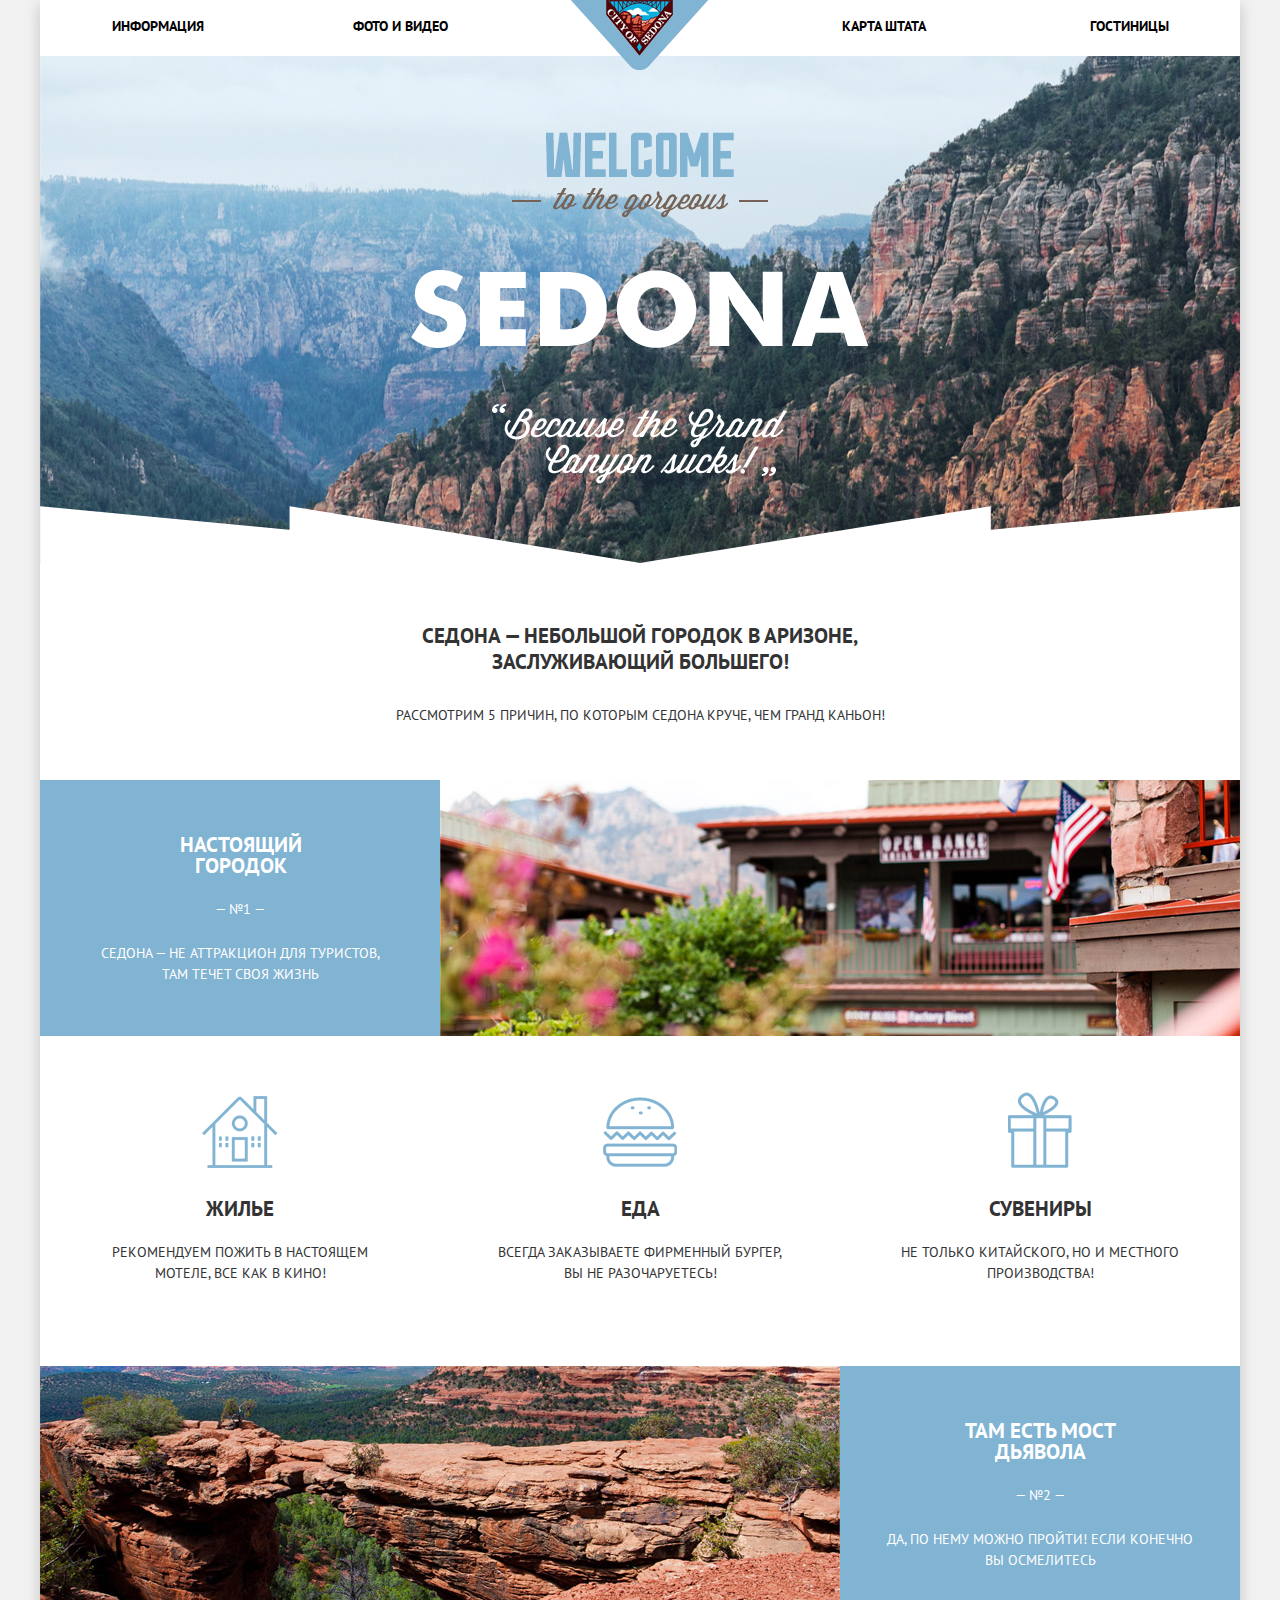
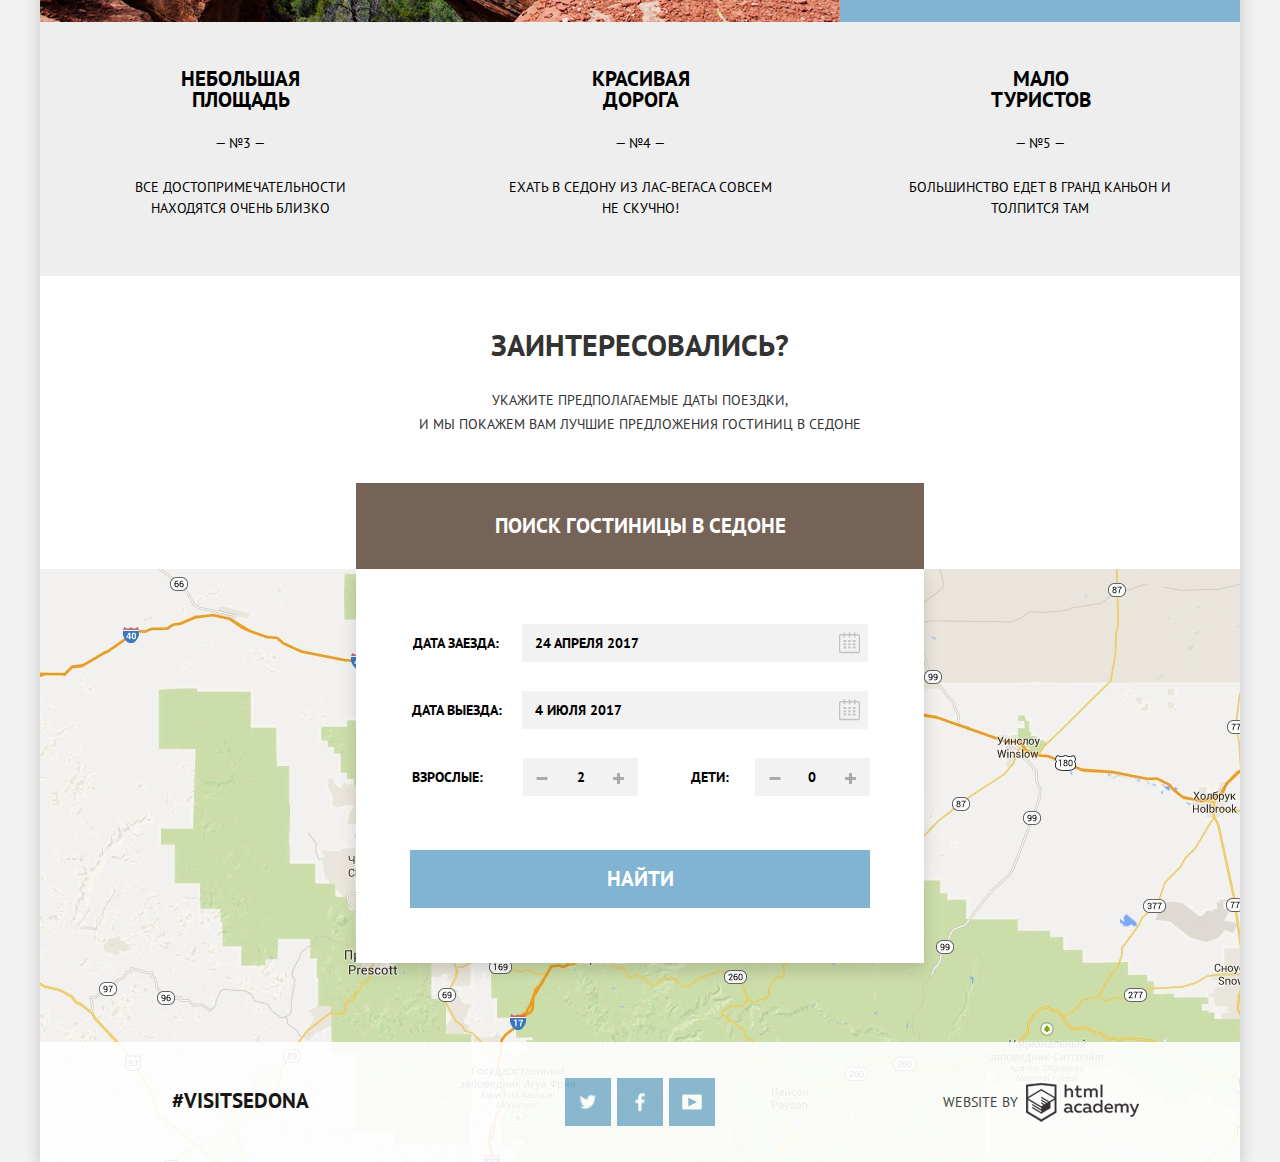
<file: index.html>
<!DOCTYPE html>
<html lang="ru">
<head>
	<meta charset="utf-8">
	<title>HTML Academy: Седона</title>
	<link href="css/normalize.css" rel="stylesheet">
	<link href="https://fonts.googleapis.com/css?family=PT+Sans:400,700&amp;subset=cyrillic-ext" rel="stylesheet">
	<link href="css/style.min.css" rel="stylesheet">
	</head>
<body>
	<div class="container">	
		<nav class="main-nav clearfix">		
			<ul class="left-side">
				<li><a href="#">Информация</a></li>
				<li><a href="#">Фото и видео</a></li>
			</ul>	
			<ul class="right-side">
				<li><a href="#">Карта штата</a></li>   
				<li><a href="index-catalog.html">Гостиницы</a></li>
			</ul>
			<a class="logo" ><img src="img/logo.png" alt="City of Sedona" width="138" height="70" ></a>
		</nav>

		<div class="landscape">
			<div class="header-landscape">
				<img src="img/landscape-text.png" alt="Sedona" width="458" height="352">
			</div>
		</div>

		<div class="promo">
			<h1>Седона &mdash; небольшой городок в Аризоне, заслуживающий большего!</h1>
			<h2>Рассмотрим 5 причин, по которым Седона круче, чем Гранд Каньон!</h2>
		</div>

		<main class="advantages">
			<div class="advantages-first-block clearfix">
				<div class="advantage-item-text">
					<h3>Настоящий городок</h3>
					<span>&mdash; №1 &mdash;</span>   
					<p>Седона &mdash; не аттракцион для туристов, там течет своя жизнь</p>
				</div>

				<div class="advantage-item-picture">
					<img src="img/advantage-picture-1.jpg" alt="Photo"  width="800" height="256">
				</div>
			</div>


			<section class="features">
				<ul>
					<li class="feature-item-housing">
						<h3>Жилье</h3>
						<p>Рекомендуем пожить в настоящем мотеле, все как в кино!</p>
					</li>
					<li class="feature-item-food">							
						<h3>Еда</h3>
						<p>Всегда заказываете фирменный бургер, вы не разочаруетесь!</p>
					</li>
					<li class="feature-item-souvenirs">
						<h3>Сувениры</h3>
						<p>Не только китайского, но и местного производства!</p>
					</li>
				</ul>
			</section>

			<div class="advantages-second-block clearfix">
				<div class="advantage-item-picture">
					<img src="img/advantage-picture-2.jpg" alt="photo" width="800" height="256">
				</div>
				<div class="advantage-item-text">
					<h3>Там есть мост Дьявола</h3>
					<span>&mdash; №2 &mdash;</span>
					<p>Да, по нему можно пройти! Если конечно вы осмелитесь</p>
				</div>
			</div>
			<div class="advantages-third-block">
				<ul>
					<li class="advantage-item-text">
						<h3>Небольшая площадь</h3>
						<span>&mdash; №3 &mdash;</span>
						<p>Все достопримечательности находятся очень близко</p>
					</li>

					<li class="advantage-item-text">
						<h3>Красивая дорога</h3>
						<span>&mdash; №4 &mdash;</span>
						<p>Ехать в Седону из Лас-Вегаса совсем не скучно!</p>
					</li>

					<li class="advantage-item-text">
						<h3>Мало туристов</h3>
						<span>&mdash; №5 &mdash;</span>
						<p>Большинство едет в Гранд Каньон и толпится там</p>
					</li>
				</ul>
			</div>
		</main>

		<div class="search">
			<div class="search-title">
				<h2>Заинтересовались?</h2>
				<p>Укажите предполагаемые даты поездки,<br> и мы покажем вам лучшие предложения гостиниц в Cедоне</p>
				<a href="#" class="search-btn">Поиск гостиницы в Седоне</a>
			</div>

			
			<form action="#" method="post" class="pop-up pop-up-show"> 
				<div class="string">
					<label for="check-in">Дата заезда:</label>
					<input type="text" value="24 Апреля 2017" id="check-in" name="check-in" class="check-in-date">
					<button type="button" class="calendar"></button>
				</div>
				<div class="string">
					<label for="check-out">Дата выезда:</label>
					<input type="text" value="4 Июля 2017" id="check-out" name="check-out" class="check-out-date">
					<button type="button" class="calendar"></button>
				</div>
				<div class="string-last">
					<div class="half-string">
					<label for="adults">Взрослые:</label>
						<input type="text" name="adults" id="adults" value="2">
						<button type="button" class="plus"></button>
						<button type="button" class="minus"></button>
					</div>
					<div class="half-string">
						<label for="kids">Дети:</label>
						<input type="text" name="kids" id="kids" value="0">
						<button type="button" class="plus"></button>
						<button type="button" class="minus"></button>
					</div>
				</div>
				<button type="submit" class="pop-up-btn">Найти</button>
			</form>	
		</div>

		<div class="map">
		</div>
		<footer class="main-footer">
			<div class="footer-content">

				<div class="footer-hashtag">
					<p>#VisitSedona</p>
				</div>

				<div class="footer-social">
					<a class="social-btn social-btn-twitter" href="#" title="Твиттер"></a>
					<a class="social-btn social-btn-facebook" href="#" title="Фейсбук"></a>
					<a class="social-btn social-btn-youtube" href="#" title="Ютуб"></a>
				</div>

				<div class="footer-copyright">
					<span>Website by</span><a class="copyright-btn" title="html academy" href="#"></a>
				</div>
			</div>
		</footer>
		
	</div>
	<script src="js/script.min.js"></script>
</body>
</html>
</file>
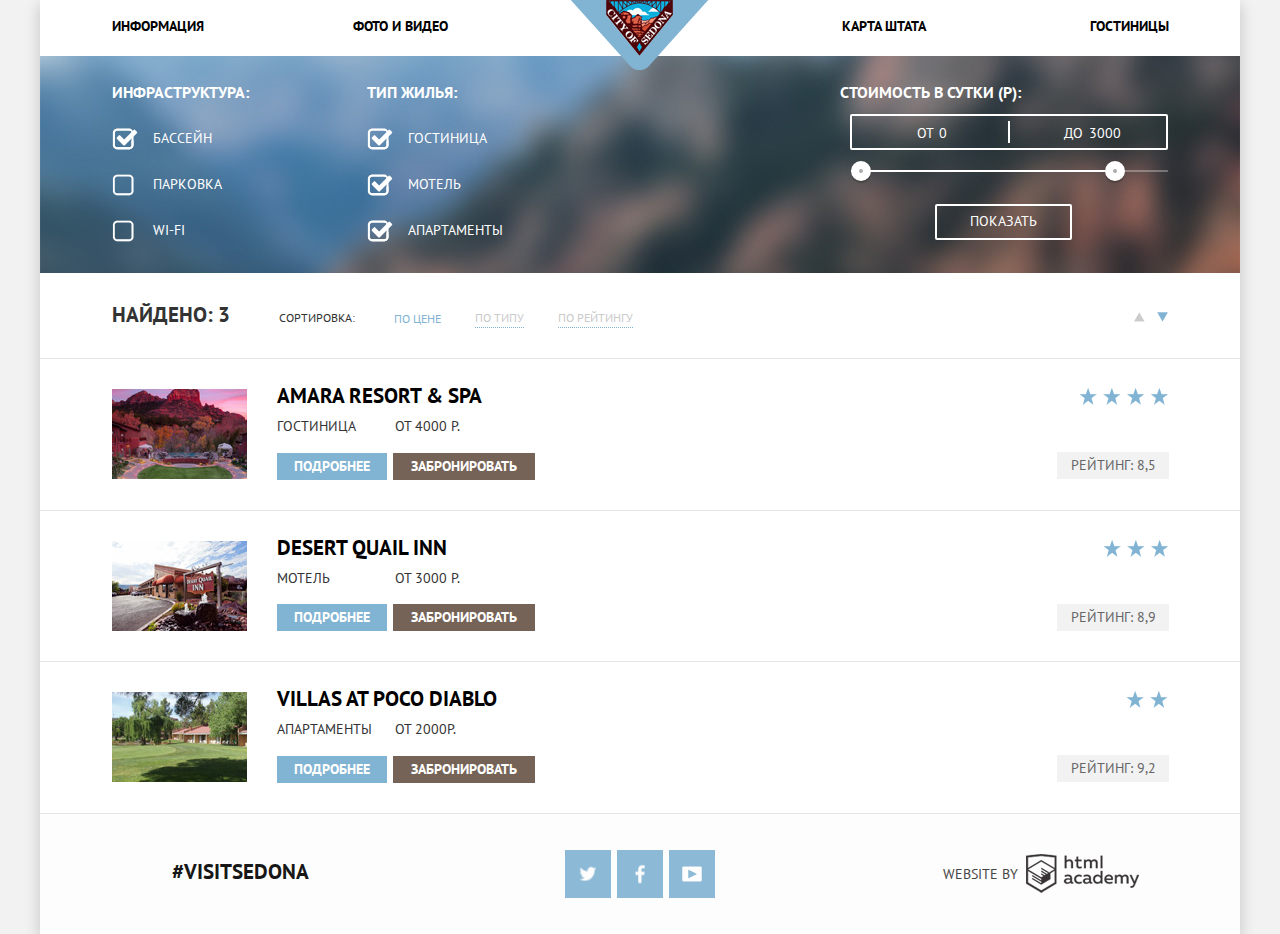
<file: index-catalog.html>
<!DOCTYPE html>
<html lang="ru">
<head>
	<meta charset="utf-8">
	<title>HTML Academy: Седона</title>
	<link href="css/normalize.css" rel="stylesheet">
	<link href="https://fonts.googleapis.com/css?family=PT+Sans:400,700&amp;subset=cyrillic-ext" rel="stylesheet">
	<link href="css/style.css" rel="stylesheet">
</head>
<body>
	<div class="container">

		<nav class="main-nav clearfix">		
			<ul class="left-side"> 
				<li><a href="#">Информация</a></li>
				<li><a href="#">Фото и видео</a></li>
			</ul>
			<ul class="right-side">
				<li><a href="#">Карта штата</a></li>   
				<li><a>Гостиницы</a></li>
			</ul>	
			<a class="logo" href="index.html"><img src="img/logo.png" alt="City of Sedona" width="138" height="70" ></a>	
		</nav>

		<header class="filter clearfix">
			<form action="#" method="post" class="filter-form">

				<fieldset class="infrostructure">
					<legend>Инфраструктура:</legend>
					<input type="checkbox" name="pool" id="pool" checked><label for="pool" class="text">
					Бассейн
					</label>
					<input type="checkbox" name="parking" id="parking" ><label for="parking" class="text">
					Парковка
					</label>
					<input type="checkbox" name="wi-fi" id="wi-fi"><label for="wi-fi" class="text">
					WI-FI
					</label>
				</fieldset>

				<fieldset class="type-of-house">
					<legend>Тип жилья:</legend>
					<input type="checkbox" name="guesthouse" id="guesthouse" checked><label for="guesthouse" class="text">
					Гостиница
					</label>

					<input type="checkbox" name="motel" id="motel" checked><label for="motel" class="text">
					Мотель
					</label>
					<input type="checkbox" name="appartments" id="appartments" checked><label for="appartments" class="text">
					Апартаменты
					</label>
				</fieldset>

				<fieldset class="price">
					<legend>Стоимость в сутки (Р):</legend>
					
					<div class="price-controls">
						<label class="min-price">от <input type="text" name="min-price" value="0"></label>
						<label class="max-price">до <input type="text" name="max-price" value="3000"></label>
					</div>
					<div class="price-range">
						<div class="scale">
							<div class="bar">
							</div>
						</div>
						<div class="range-toggle range-toggle-min">
						</div>
						<div class="range-toggle range-toggle-max">
						</div>
					</div>
					<button class="price-btn" type="submit">Показать</button>
					
				</fieldset>
		 	</form>
		</header>

		<div class="results">
			<div class="sort clearfix">
				<b>Найдено: 3</b>
				<span>Сортировка:</span>
				<a class="sort-type active">По цене</a>
				<a href="#" class="sort-type">По типу</a>
				<a href="#" class="sort-type">По рейтингу</a>
				<div class="arrow-block">
					<a href="#" class="arrow" title="Up"></a>
					<a href="#" class="arrow active" title="Down"></a>
				</div>
			</div>

			<div class="search-results-items">
				<div class="search-result-item">
					<div class="result-content">
						<a href="#" class="img"><img src="img/amara-resort-img.jpg" alt="Amara Resort photo" width="135" height="90"></a>
						<div class="description">
							<a href="#" class="hotel-name">Amara resort & SPA</a>
							<div class="type-price">
								<span>Гостиница</span>
								<span>от 4000 р.</span>
							</div>
							<div class="btns">
								<a href="#" class="btn btn-more">Подробнее</a>
								<a href="#" class="btn btn-book">Забронировать</a>
							</div>
						</div>
						<div class="stars">
							<img src="img/4X.png" width="89" height="17" alt="Четыре звезды">
							<span>Рейтинг: 8,5</span>
						</div>	
					</div>
				</div>
				<div class="search-result-item">
					<div class="result-content">
						<a href="#" class="img"><img src="img/desert-quail-img.jpg" alt="Desert quail inn photo" width="135" height="90"></a>
						<div class="description">
							<a href="#" class="hotel-name">Desert quail inn</a>
							<div class="type-price">
								<span>Мотель</span>
								<span>от 3000 р.</span>
							</div>
							<div class="btns">
								<a href="#" class="btn btn-more">Подробнее</a>
								<a href="#" class="btn btn-book">Забронировать</a>
							</div>
						</div>
						<div class="stars">
							<img src="img/3X.png" width="65" height="17" alt="Три звезды">
							<span>Рейтинг: 8,9</span>
						</div>	
					</div>
				</div>


				<div class="search-result-item">
					<div class="result-content">
						<a href="#" class="img"><img src="img/villas-img.jpg" alt="Villas at poco Diablo photo" width="135" height="90"></a>
						<div class="description">
							<a href="#" class="hotel-name">Villas at poco Diablo</a>
							<div class="type-price">
								<span>Апартаменты</span>
								<span>от 2000р.</span>
							</div>
							<div class="btns">
								<a href="#" class="btn btn-more">Подробнее</a>
								<a href="#" class="btn btn-book">Забронировать</a>
							</div>
						</div>
						<div class="stars">
							<img src="img/2X.png" width="42" height="17" alt="Две звезды">
							<span>Рейтинг: 9,2</span>
						</div>	
					</div>
				</div>
			</div>
		</div>

		<footer>
			<div class="footer-content">
				<div class="footer-hashtag">
					<p>#VisitSedona</p>
				</div>

				<div class="footer-social">
					<a class="social-btn social-btn-twitter" href="#">Твиттер</a>
					<a class="social-btn social-btn-facebook" href="#">Фейсбук</a>
					<a class="social-btn social-btn-youtube" href="#">Ютуб</a>
				</div>

				<div class="footer-copyright">
					<span>Website by</span><a class="copyright-btn" title="html academy" href="#"></a>
				</div>
			</div>
		</footer>
	</div>
</body>
</html>
</file>
<file: css/style.css>
body {
	font-size: 14px;
	line-height: 21px;
	color: #333333;
	font-weight: normal;
	text-transform: uppercase;
	font-family: "PT Sans", "Arial", sans-serif;
	background-color: #f2f2f2;
}

.container {
	width: 1200px;
	margin: 0 auto;
	box-shadow: 0px 5px 15px 0px rgba(0, 1, 1, 0.2);
}

.clearfix::after {
	clear:both;
	display: table;
	content:"";
}

.main-nav {
	background-color: #ffffff;
}
	
.main-nav ul {
	font-size: 0px;
	padding: 0px;
	margin: 0px;
}

.main-nav li {
	display: inline-block;
	padding-top: 11px;
	padding-bottom: 17px;
	font-size: 14px;
	line-height: 26px;
	vertical-align: top;
}

.main-nav .left-side {
	float: left;
	text-align: left;
	width: 478px;
}

.left-side li:nth-child(2) {
	width: 165px;
	margin-left: 74px;
}

.left-side li:nth-child(1) {
	margin-left: 72px;
	width: 167px;
}

.main-nav .right-side {
	float: right;
	text-align: right;
	width: 478px;
}

.right-side li:last-child {
	width: 168px;
	margin-right: 71px;
}

.right-side li:first-child {
	margin-right: 75px;
	width: 164px;
}

.main-nav .logo {
	width: 244px;
	height: 56px;
	padding: 0px;
	margin: 0px;
	font-size: 0px;
	text-align: center;
}

.main-nav a {
	text-decoration: none;
	text-transform: uppercase;
	color: #000000;
	font-weight: bold;
}

.main-nav a:hover {
	color: #81b3d2;
}

.main-nav a:active {
	color: #cacaca;
}

.main-nav a.active {
	color: #766357;
}

.header-landscape {
	height: 352px;
	width: 458px;
	margin: 0 auto;
	
}
.header-landscape img {
	font-size: 0px;
	padding: 0px;
	margin: 0px;
}

.landscape {
	background-image: url("../img/landscape-bottom-mask.png"), url("../img/landscape.jpg");
	background-color: #7e8187;
	background-position: bottom, center;
	background-repeat: no-repeat, no-repeat;
	padding-top: 76px;
	height: 431px;	
}

.promo {
	text-align: center;
	padding-top: 60px;
	background-color: #ffffff;
	padding-bottom: 52px;
}

.promo h1 {
	font-size: 21px;
	line-height: 26px; 
	padding-left: 300px;
	padding-right: 300px;
	margin: 0px;
	font-weight: bold;
	margin-bottom: 27px;
}

.promo h2 {
	font-size: 14px;
	line-height: 26px;
	margin: 0px;
	font-weight: normal;
	color: #333333;
}


.advantages-first-block {
	background-color: #81b3d2;
}

.advantages h3 {
	font-size: 21px;
	line-height: 21px;
	text-align: center;
	font-weight: bold;
	margin: 0px;
}

.advantages-first-block .advantage-item-text {
	float:left;
}

.advantages-first-block .advantage-item-picture {
	float:right;
}

.advantage-item-picture img {
	display: block;
	width: 800px;
	height: 256px;
}

.advantage-item-text {
	width: 400px;
	padding-top: 54px;
	text-align: center;
	color: #ffffff;
}

.advantage-item-text h3 {
	padding-left: 125px;
	padding-right: 124px;
	margin-bottom: 23px;
}

.advantage-item-text span {
	font-size: 14px;
	line-height: 21px;
}

.advantage-item-text p {
	font-size: 14px;
	line-height: 21px;
	margin-top: 23px;																		
	margin-bottom: 50px;
	padding-left: 55px;
	padding-right: 55px;
}

div.advantage-item-text:nth-child(2) p {
	padding-left: 40px;
	padding-right: 40px;
}


.features ul{
	padding: 0px;
	margin: 0px;
	font-size: 0px;
	background: #ffffff;
}

.features li {
	padding-top: 162px;
	display: inline-block;
	vertical-align: middle;
	width: 400px;
	font-size: 14px;
	position: relative;
	text-align: center;
}

.features li::before {
	position: absolute;
	content: "";
}

.features li p {
	padding-left: 50px;
	padding-right: 50px;
	margin-bottom: 82px;
	margin-top: 23px;
}

.features li:first-child::before {
	background: url("../img/sprite.png") no-repeat -5px -172px;
	width: 75px;
	height: 72px;
	top: 60px;
	left: 162px;
}

.features li:nth-child(2)::before {
	background: url("../img/sprite.png") no-repeat -5px -89px;
	width: 74px;
	height: 70px;
	top: 61px;
	left: 163px;
}

.features li:nth-child(3)::before {
	background: url("../img/sprite.png") no-repeat -181px -86px;
	width: 64px;
	height: 76px;
	top: 56px;
	left: 168px;
}


.advantages-second-block {
	background-color: #81b3d2;
}

.advantages-second-block .advantage-item-picture {
	float:left;
}

.advantages-second-block .advantage-item-text {
	float:left;
}

.advantages-third-block ul {
	background-color: #eeeeee;
	padding: 0px;
	margin: 0px;
	font-size: 0px;
}

.advantages-third-block li {
	font-size: 14px;
	color: #000000;
	display: inline-block;
	vertical-align: middle;
	padding-top: 46px;
}

.advantage-third-block h3 {
	margin-bottom: 24px;
}

li.advantage-item-text p {
	margin-bottom: 57px;
	padding-right: 60px;
	padding-left: 60px;
}



.search {
	text-align: center;
	padding-top: 54px;
	position: relative;
	position: relative;
	background: #ffffff;
}

.search h2 {
	margin: 0px;
	font-size: 30px;
	line-height: 30px;
	margin-bottom: 28px;
}

.search p {
	margin-bottom: 47px;
	font-size: 14px;
	line-height: 24px;
}

.search .search-btn {
	display: block;
	margin: 0 auto;
	width: 568px;
	background: #766357;
	color: white;
	padding-top: 30px;
	padding-bottom: 30px;
	text-decoration: none;	
	font-size: 21px;
	line-height: 26px;
	font-weight: bold;
	text-transform: uppercase;
	text-decoration: none;
	border: 0px;
	font-family:  "PT Sans", "Arial", sans-serif;
}

.pop-up {
	position: absolute;
	z-index: 10;
	left: 316px;
	width: 568px;
	padding-top: 55px;
	background: #ffffff;
	display: none;
	box-shadow: 0px 7px 15px 0px rgba(0, 1, 1, 0.15);
}

@keyframes bounce {
	0% { transform: translateY( -45px);  }
	70% {transform: translateY( 40px);	 }
	90% { transform: translateY( -10px); }
	100% {transform: translateY( 0px);   }
}

.pop-up-show {
	display: block;
	animation: bounce 0.6s;
}

.pop-up input {
	background-color: #f2f2f2;
	border: 0px;
	height: 38px;	
	box-sizing: border-box;
}

.pop-up input,
.pop-up label {
	font-size: 14px;
	line-height: 26px;
	font-weight: bold;
	font-family:  "PT Sans", "Arial", sans-serif;
	text-transform: uppercase;
	color: #000000;
}

.pop-up input:hover {
	background: #ebebeb;
}

.pop-up input:focus {
	background: #ffffff;
	border: 2px solid #e5e5e5;
	outline: none;
}

.pop-up button {
	outline: none;
}

.string input {
	width: 346px;
	margin-left: 19px;
	padding-left: 13px;
	border: none;
	padding-right: 0px;
	padding-bottom: 2px;
}

.string:nth-child(2) input {
	margin-left: 16px;
}

.string {
	margin: 0 auto;
	width: 460px;
	margin-bottom: 29px;
	position: relative;
}

.string .calendar {
	width: 21px;
	height: 22px;
	background: url("../img/sprite.png") no-repeat -134px -10px;
	position: absolute;
	right: 10px;
	top: 8px;
}

.string .calendar:hover {
	background: url("../img/sprite.png") no-repeat -175px -10px;
}

.string .calendar:active {
	background: url("../img/sprite.png") no-repeat -216px -10px;
}

.string-last {
	font-size: 0px;
	width: 460px;
	margin: 0 auto;
	margin-bottom: 54px;
}

.string-last input {
	width: 115px;
	padding-left: 40px;
	padding-right: 40px;
	text-align: center;
}

.pop-up input::-ms-clear {
   display: none;
}

.half-string {
	display: inline-block;
	vertical-align: middle;
	width: 230px;
	position: relative;
}

.half-string .plus {
	width: 35px;
	height: 38px;
	background: url("../img/sprite.png") no-repeat -270px -120px;
	position: absolute;
	right: 0px;
	top: 0px;
	padding: 0px;
}

.half-string:first-child .plus {
	right: 2px;
}

.half-string .plus:hover {
	background: url("../img/sprite.png") no-repeat -332px -120px;
}

.half-string .plus:active {
	background: url("../img/sprite.png") no-repeat -301px -120px;
}

.half-string .minus {
	width: 35px;
	height: 38px;
	background: url("../img/sprite.png") no-repeat -295px -170px;  
	position: absolute;
	left: 112px;
	top: 0px;	
	padding: 0px;
}

.half-string:first-child .minus {
	left: 109px;
}

.half-string .minus:hover {
	background: url("../img/sprite.png") no-repeat -217px -170px; 
}

.half-string .minus:active {
	background: url("../img/sprite.png") no-repeat -256px -170px;
}

.string button,
.half-string button {
	border: 0px;
	cursor: pointer;
}

.half-string:first-child input {
	margin-left: 40px;
}

.half-string:last-child input {
	margin-left: 26px;
}

.half-string:last-child {
	width: 180px;
	padding-left: 50px;
}

.pop-up .pop-up-btn {
	text-decoration: none;
	height: 58px;
	width: 460px;
	background-color: #81b3d2;
	text-align: center;
	color: #ffffff;
	border: 0px;
	font-size: 21px;
	line-height: 26px;
	font-weight: bold;
	margin-bottom: 55px;
	font-family:  "PT Sans", "Arial", sans-serif;
	text-transform: uppercase;
}


.pop-up-btn:hover {
	background: #669ec0;
}

.pop-up-btn:active {
	background: #5496bd;
	color: rgba(255, 255, 255, 0.3);
}

.string input::-webkit-input-placeholder,
.string-last input::-webkit-input-placeholder {
	color: #c0392b;
	font-size: 14px;
	line-height: 26px;
	font-weight: bold;
	color: black;
}
	
.string input:-moz-placeholder,
.string input::-moz-placeholder {
	color: black;
}

.map {
	background: url("../img/map.jpg") no-repeat;
	height: 593px;
	position: relative;
	margin-bottom: -120px;
}

footer {
	background: #ffffff;
	opacity: 0.9;
	width: 1200px;
	}

.footer-content {
	width: 1056px; 
	margin: 0 auto;
	font-size: 0px;
	padding-top: 36px;
	padding-bottom: 36px;
}

.footer-content div {
	display: inline-block;
	vertical-align: middle;
	
}

.footer-social {
	width: 400px;
	margin: 0 88px;
	font-size: 0px;
}

.footer-copyright,
.footer-hashtag {
	width: 240px;
}

.footer-hashtag p {
	margin: 0px;
	font-size: 21px;
	line-height: 26px;
	font-weight: bold;
	margin-left: 60px;
	padding-bottom: 3px;
	color: #000000;
}

.footer-social .social-btn {
	display: inline-block;
	vertical-align: middle;
	width: 46px;
	height: 48px;
	font-size: 0px;
	background-color: #81b3d2;
	position: relative;
	margin: 0 3px;
}

.footer-social .social-btn:first-child {
	margin-left: 125px;
}

.social-btn::before {
	content: "";
	position: absolute;
	top: 50%;
	left: 50%;
	background-image: url("../img/sprite.png");
	background-repeat: no-repeat;
	transform: translate( -50%, -50%);
}

.social-btn-twitter::before {
	background-position: -153px -103px;
	width: 17px;
    height: 15px;
}

.social-btn-twitter:active::before {
	background-position: -89px -134px;
}

.social-btn-facebook::before {
	width: 10px;
    height: 19px;
    background-position: -186px -52px;
}

.social-btn-facebook:active::before {
	background-position: -216px -52px;
}

.social-btn-youtube::before {
	width: 20px;
    height: 16px;
    background-position: -116px -134px;
}

.social-btn-youtube:active::before {
	background-position: -146px -134px;
}

.social-btn:hover {
	background-color: #669ec0;
}

.social-btn:active {
	background: #5496bd;
}

.footer-copyright {
	font-size: 0px;
}

.footer-copyright span, a {
	display: inline-block;
	vertical-align: middle;
}

.footer-copyright span {
	margin-right: 8px;
	font-size: 14px;
	line-height: 26px;
	margin-left: 15px;
}

.footer-copyright .copyright-btn {
	width: 113px;
	height: 39px;
	background: url("../img/sprite.png") no-repeat -90px -172px;
}

.copyright-btn:hover {
	background: url("../img/sprite.png") no-repeat -255px -54px;
}

.copyright-btn:active {
	background: url("../img/sprite.png") no-repeat -252px -5px;
}





.filter {
	background: url("../img/filter-background.jpg");
	height: 191px;
	padding-top: 26px;
}
.filter-form {
	width: 1056px;
	margin: 0 auto;
	color: white;
}

.filter-form fieldset {
	padding: 0px;
	margin: 0px;
	border: 0px;

}

.filter-form legend {
	padding: 0px;
	margin: 0px;
	font-size: 16px;
	line-height: 21px;
	font-weight: bold;
}

.filter-form .infrostructure,
.filter-form .type-of-house {
	width: 200px;
	float: left; 
}

.filter-form .infrostructure{
	margin-right: 55px;
}

input[type="checkbox"] {
	display: none;
}

input[type="checkbox"] + label {
	display: block;
	margin: 25px 0;
	padding-left: 41px;
	position: relative;
	cursor: pointer;
}

input[type="checkbox"] + label::before {
	content: "";
	position: absolute;
	top: 0;
	left: 0;
	width: 22px;
	height: 22px;
	background: url("../img/sprite.png") no-repeat -102px -52px;
}

input[type="checkbox"]:checked + label::after {
	content: "";
	position: absolute;
	top: 0;
	left: 0;
	width: 26px;
	height: 22px;
	background: url("../img/sprite.png") no-repeat -10px -52px;
}

input[disabled]:checked + label::after {
	background: url("../img/sprite.png") no-repeat -56px -52px;
}

input[disabled] + label::before {
	background: url("../img/sprite.png") no-repeat -144px -52px;
}



.filter-form .price {
	width: 330px;
	float: right;
}

.price legend {
	margin-bottom: 11px;
	margin-left: 2px;
}

.price .price-controls {
	height: 32px;
	margin-bottom: 20px;
	margin-left: 12px;
	border: 2px solid #ffffff;
	border-radius: 2px;
	font-size: 0px;
	width: 314px;
	position: relative;
}

.price-controls::after {
	content: "";
	position: absolute;
	width: 2px;
	height: 22px;
	background: #ffffff;
	top: 50%;
	left: 50%;
	transform: translate(-50%, -50%);
}

.price-controls label {
	display: inline-block;
	font-size: 14px;
	vertical-align: top;
	cursor: pointer;
	line-height: 14px;
	padding-top: 7px;
}

.price-controls .min-price,
.price-controls .max-price {
	width: 90px;
	padding-left: 65px;
}

.price-controls .max-price {
	padding-left: 57px;
}

.price-controls input {
	width: 50px;
	margin: 0px;
	color: inherit;
	font: inherit;
	background: none;
	border: none;
	outline: none;
}

.price-range {
	position: relative;
	margin-bottom: 32px;
	margin-left: 13px;
	width: 317px;
}

.price-range .scale {
	height: 2px;
	background: rgba(255, 255, 255, 0.3);
}

.price-range .bar {
	height: 2px;
	background: #ffffff;
	width: 80%;
}

.price-range .range-toggle {
	position: absolute;
	top: -9px;

	width: 4px;
	height: 4px;
	background: #ababab;
	border: 8px solid #ffffff;
	border-radius: 50%;
	box-shadow: 0 2px 1px 0 rgba(0, 1, 1, 0.2);
	cursor: pointer;
}

.range-toggle-min {
	left: 0px;
}

.range-toggle-max {
	left: 80%;
}

.range-toggle:hover {
	background: #1c4f80;
}

.price .price-btn {
	display: block;
	margin: 0 auto;
	padding: 6px 33px;
	padding-top: 5px;
	font-size: 14px;
	line-height: 21px;
	color: #ffffff;
	text-transform: uppercase;
	font-family: "PT Sans", "Arial", sans-serif;
	background: transparent;
	border: 2px solid #ffffff;
	border-radius: 2px;
	outline: none;
	cursor: pointer;
}

.price .price-btn:hover {
	background: #ffffff;
	color: #000000;
}
	
.results {
	padding-top: 29px;
}

.sort {
	width: 1056px;
	margin: 0 auto;	
	padding-bottom: 30px;
}

.sort b {
	font-size: 21px;
	line-height: 26px;
	margin-right: 45px;

}

.sort span {
	margin-right: 35px;
	font-size: 12px;
	line-height: 18px;
}


.sort .sort-type {
	margin-right: 30px;
	font-size: 12px;
	line-height: 18px;
	text-decoration: none;
	border-bottom: 1px dotted #81b3d2;
	color: #cacaca;
}

.sort .active {
	border: none;
	color: #81b3d2;
}

.sort .sort-type:hover {
	color: #81b3d2;
}

.sort .sort-type:active {
	border: none;
	color: #000000;
}

.arrow-block {
	float: right;
	width: 34px;
	height: 21px;
	font-size: 0px;
	margin-top: 5px;
}

.arrow {
	display: inline-block;
	vertical-align: middle;
	font-size: 0px;
	width: 11px;
    height: 10px;
    background: url("../img/sprite.png");
    background-repeat: no-repeat;
    background-position: -10px -10px;
}


.arrow:nth-child(2) {
	margin-left: 12px;	
}

.arrow-block .active {
	background-position: -72px -10px;
}

.arrow-block .arrow:nth-child(2):hover,
.arrow-block .arrow:nth-child(2):active {
	transform: rotate(180deg);
}

.arrow-block .arrow:hover {
	background-position: -103px -10px;
}

.arrow-block .arrow:active {
	background-position: -41px -10px;
}






.results {
	background: #ffffff;
}

.search-result-item {
	border-top: 1px solid #e5e5e5;
}

.search-result-item:last-child {
	border-bottom: 1px solid #e5e5e5;
}

.result-content {
	width: 1056px;
	margin: 0 auto;
	padding-top: 30px;
	padding-bottom: 30px;
	font-size: 0px;
}

.result-content > div,
.result-content .img {
	display: inline-block;
	vertical-align: top;
	font-size: 0px;
}

.img img {
	display: block;
}

.description {
	width: 260px;
	margin-left: 30px;
	margin-right: 520px;
}

.description .hotel-name {
	margin: 0px;
	font-size: 21px;
	line-height: 26px;
	margin-top: -6px;
	margin-bottom: 7px;
	text-decoration: none;
	font-weight: bold;
	color: #000000;
	font-family: "PT Sans", "Arial", sans-serif;
}

.description .hotel-name:hover {
	color: #81b3d2;
}

.description .hotel-name:active {
	color: #cacaca;
}

.description .type-price {
	font-size: 0px;
	margin-bottom: 15px;
}

.description .type-price span {
	display:inline-block;
	vertical-align: middle;
	font-size: 14px;
	line-height: 21px;
}

.type-price span:first-child {
	width: 110px;
	margin-right: 8px;
}

.description .btns {
	font-size: 0px;
}

.btns .btn {
	height: 21px;
	width: 142px;
	display: inline-block;
	vertical-align: middle;
	font-size: 14px;
	font-weight: bold;
	line-height: 21px;
	color: #ffffff;
	text-decoration: none;
	text-align: center;
	vertical-align: middle;
	padding-top: 3px;
	padding-bottom: 3px;
}

.btn:first-child {
	background-color: #81b3d2;
	width: 110px;
	margin-right: 6px;
}

.btn:last-child {
	background-color: #766357;
}

.btn:first-child:hover {
	background: #669ec0;
}

.btn:last-child:hover {
	background-color: #604e43;
}

.btn:first-child:active {
	background: #5496bd;
	color: rgba(255, 255, 255, 0.3);
}

.btn:last-child:active {
	background: #503e33;
	color: rgba(255, 255, 255, 0.3);
}

.result-content .stars {
	width: 111px;
}

.stars img {
	float: right;
	margin-top: -1px;
}

.stars span {
	display: block;
	width: 112px;
	height: 21px;
	margin-top: 63px;
	margin-right: 0px;
	color: white;
	background-color: #f2f2f2;
	color: #666666;
	font-size: 14px;
	line-height: 21px;
	text-align: center;
	padding-top: 3px;
	padding-bottom: 3px;
}
</file>
<file: css/style.min.css>
body{font-size:14px;line-height:21px;color:#333;font-weight:400;text-transform:uppercase;font-family:"PT Sans","Arial",sans-serif;background-color:#f2f2f2}.container{width:1200px;margin:0 auto;box-shadow:0 5px 15px 0 rgba(0,1,1,.2)}.clearfix::after{clear:both;display:table;content:""}.main-nav{background-color:#fff}.header-landscape img,.main-nav ul{font-size:0;padding:0;margin:0}.main-nav li{display:inline-block;padding-top:11px;padding-bottom:17px;font-size:14px;line-height:26px;vertical-align:top}.main-nav .left-side{float:left;text-align:left;width:478px}.left-side li:nth-child(2){width:165px;margin-left:74px}.left-side li:nth-child(1){margin-left:72px;width:167px}.main-nav .right-side{float:right;text-align:right;width:478px}.right-side li:last-child{width:168px;margin-right:71px}.right-side li:first-child{margin-right:75px;width:164px}.main-nav .logo{width:244px;height:56px;padding:0;margin:0;font-size:0;text-align:center}.main-nav a{text-decoration:none;text-transform:uppercase;color:#000;font-weight:700}.main-nav a:hover{color:#81b3d2}.main-nav a:active{color:#cacaca}.main-nav a.active{color:#766357}.header-landscape{height:352px;width:458px;margin:0 auto}.landscape{background-image:url(../img/landscape-bottom-mask.png),url(../img/landscape.jpg);background-color:#7e8187;background-position:bottom,center;background-repeat:no-repeat,no-repeat;padding-top:76px;height:431px}.promo{text-align:center;padding-top:60px;background-color:#fff;padding-bottom:52px}.advantages h3,.promo h1{font-size:21px;font-weight:700}.promo h1{padding-left:300px;padding-right:300px;line-height:26px;margin:0 0 27px}.promo h2{font-size:14px;line-height:26px;margin:0;font-weight:400;color:#333}.advantages-first-block{background-color:#81b3d2}.advantages h3{line-height:21px;text-align:center;margin:0}.advantages-first-block .advantage-item-text{float:left}.advantages-first-block .advantage-item-picture{float:right}.advantage-item-picture img{display:block;width:800px;height:256px}.advantage-item-text{width:400px;padding-top:54px;text-align:center;color:#fff}.advantage-item-text h3{padding-left:125px;padding-right:124px;margin-bottom:23px}.advantage-item-text p,.advantage-item-text span{font-size:14px;line-height:21px}.advantage-item-text p{margin-top:23px;margin-bottom:50px;padding-left:55px;padding-right:55px}div.advantage-item-text:nth-child(2) p{padding-left:40px;padding-right:40px}.features ul{padding:0;margin:0;font-size:0;background:#fff}.features li{padding-top:162px;display:inline-block;vertical-align:middle;width:400px;font-size:14px;position:relative;text-align:center}.features li::before{position:absolute;content:""}.features li p{padding-left:50px;padding-right:50px;margin-bottom:82px;margin-top:23px}.features li:first-child::before{background:url(../img/sprite.png) no-repeat -5px -172px;width:75px;height:72px;top:60px;left:162px}.features li:nth-child(2)::before{background:url(../img/sprite.png) no-repeat -5px -89px;width:74px;height:70px;top:61px;left:163px}.features li:nth-child(3)::before{background:url(../img/sprite.png) no-repeat -181px -86px;width:64px;height:76px;top:56px;left:168px}.advantages-second-block{background-color:#81b3d2}.advantages-second-block .advantage-item-picture,.advantages-second-block .advantage-item-text{float:left}.advantages-third-block ul{background-color:#eee;padding:0;margin:0;font-size:0}.advantages-third-block li{font-size:14px;color:#000;display:inline-block;vertical-align:middle;padding-top:46px}.advantage-third-block h3{margin-bottom:24px}li.advantage-item-text p{margin-bottom:57px;padding-right:60px;padding-left:60px}.search{text-align:center;padding-top:54px;position:relative;background:#fff}.search h2{font-size:30px;line-height:30px;margin:0 0 28px}.search p{margin-bottom:47px;font-size:14px;line-height:24px}.search .search-btn{display:block;margin:0 auto;width:568px;background:#766357;color:#fff;padding-top:30px;padding-bottom:30px;font-size:21px;line-height:26px;font-weight:700;text-transform:uppercase;text-decoration:none;border:0;font-family:"PT Sans","Arial",sans-serif}.pop-up{position:absolute;z-index:10;left:316px;width:568px;padding-top:55px;background:#fff;display:none;box-shadow:0 7px 15px 0 rgba(0,1,1,.15)}@keyframes bounce{0%{transform:translateY(-45px)}70%{transform:translateY(40px)}90%{transform:translateY(-10px)}to{transform:translateY(0)}}.pop-up-show{display:block;animation:bounce .6s}.pop-up input{background-color:#f2f2f2;border:0;height:38px;box-sizing:border-box}.pop-up input,.pop-up label{font-size:14px;line-height:26px;font-weight:700;font-family:"PT Sans","Arial",sans-serif;text-transform:uppercase;color:#000}.pop-up input:hover{background:#ebebeb}.pop-up input:focus{background:#fff;border:2px solid #e5e5e5;outline:none}.pop-up button{outline:none}.string input{width:346px;margin-left:19px;padding-left:13px;border:none;padding-right:0;padding-bottom:2px}.string:nth-child(2) input{margin-left:16px}.string{width:460px;margin:0 auto 29px;position:relative}.string .calendar{width:21px;height:22px;background:url(../img/sprite.png) no-repeat -134px -10px;position:absolute;right:10px;top:8px}.string .calendar:hover{background:url(../img/sprite.png) no-repeat -175px -10px}.string .calendar:active{background:url(../img/sprite.png) no-repeat -216px -10px}.string-last{font-size:0;width:460px;margin:0 auto 54px}.string-last input{width:115px;padding-left:40px;padding-right:40px;text-align:center}.pop-up input::-ms-clear{display:none}.half-string{display:inline-block;vertical-align:middle;width:230px;position:relative}.half-string .plus{width:35px;height:38px;background:url(../img/sprite.png) no-repeat -270px -120px;position:absolute;right:0;top:0;padding:0}.half-string:first-child .plus{right:2px}.half-string .plus:hover{background:url(../img/sprite.png) no-repeat -332px -120px}.half-string .plus:active{background:url(../img/sprite.png) no-repeat -301px -120px}.half-string .minus{width:35px;height:38px;background:url(../img/sprite.png) no-repeat -295px -170px;position:absolute;left:112px;top:0;padding:0}.half-string:first-child .minus{left:109px}.half-string .minus:hover{background:url(../img/sprite.png) no-repeat -217px -170px}.half-string .minus:active{background:url(../img/sprite.png) no-repeat -256px -170px}.half-string button,.string button{border:0;cursor:pointer}.half-string:first-child input{margin-left:40px}.half-string:last-child input{margin-left:26px}.half-string:last-child{width:180px;padding-left:50px}.pop-up .pop-up-btn{text-decoration:none;height:58px;width:460px;background-color:#81b3d2;text-align:center;color:#fff;border:0;font-size:21px;line-height:26px;font-weight:700;margin-bottom:55px;font-family:"PT Sans","Arial",sans-serif;text-transform:uppercase}.pop-up-btn:hover{background:#669ec0}.pop-up-btn:active{background:#5496bd;color:rgba(255,255,255,.3)}.string input::-webkit-input-placeholder,.string-last input::-webkit-input-placeholder{font-size:14px;line-height:26px;font-weight:700;color:#000}.string input:-moz-placeholder,.string input::-moz-placeholder{color:#000}.map{background:url(../img/map.jpg) no-repeat;height:593px;position:relative;margin-bottom:-120px}footer{background:#fff;opacity:.9;width:1200px}.footer-content{width:1056px;margin:0 auto;font-size:0;padding-top:36px;padding-bottom:36px}.footer-content div,.footer-copyright span,.footer-social .social-btn,a{display:inline-block;vertical-align:middle}.footer-social{width:400px;margin:0 88px;font-size:0}.footer-copyright,.footer-hashtag{width:240px}.footer-hashtag p{font-size:21px;line-height:26px;font-weight:700;margin:0 0 0 60px;padding-bottom:3px;color:#000}.footer-social .social-btn{width:46px;height:48px;font-size:0;background-color:#81b3d2;position:relative;margin:0 3px}.footer-social .social-btn:first-child{margin-left:125px}.social-btn::before{content:"";position:absolute;top:50%;left:50%;background-image:url(../img/sprite.png);background-repeat:no-repeat;transform:translate(-50%,-50%)}.social-btn-twitter::before{background-position:-153px -103px;width:17px;height:15px}.social-btn-twitter:active::before{background-position:-89px -134px}.social-btn-facebook::before{width:10px;height:19px;background-position:-186px -52px}.social-btn-facebook:active::before{background-position:-216px -52px}.social-btn-youtube::before{width:20px;height:16px;background-position:-116px -134px}.social-btn-youtube:active::before{background-position:-146px -134px}.social-btn:hover{background-color:#669ec0}.social-btn:active{background:#5496bd}.footer-copyright{font-size:0}.footer-copyright span{margin-right:8px;font-size:14px;line-height:26px;margin-left:15px}.footer-copyright .copyright-btn{width:113px;height:39px;background:url(../img/sprite.png) no-repeat -90px -172px}.copyright-btn:hover{background:url(../img/sprite.png) no-repeat -255px -54px}.copyright-btn:active{background:url(../img/sprite.png) no-repeat -252px -5px}.filter{background:url(../img/filter-background.jpg);height:191px;padding-top:26px}.filter-form{width:1056px;margin:0 auto;color:#fff}.filter-form fieldset{padding:0;margin:0;border:0}.filter-form legend{padding:0;margin:0;font-size:16px;line-height:21px;font-weight:700}.filter-form .infrostructure,.filter-form .type-of-house{width:200px;float:left}.filter-form .infrostructure{margin-right:55px}input[type=checkbox]{display:none}input[type=checkbox]+label{display:block;margin:25px 0;padding-left:41px;position:relative;cursor:pointer}input[type=checkbox]+label::before{content:"";position:absolute;top:0;left:0;width:22px;height:22px;background:url(../img/sprite.png) no-repeat -102px -52px}input[type=checkbox]:checked+label::after{content:"";position:absolute;top:0;left:0;width:26px;height:22px;background:url(../img/sprite.png) no-repeat -10px -52px}input[disabled]:checked+label::after{background:url(../img/sprite.png) no-repeat -56px -52px}input[disabled]+label::before{background:url(../img/sprite.png) no-repeat -144px -52px}.filter-form .price{width:330px;float:right}.price legend{margin-bottom:11px;margin-left:2px}.price .price-controls{height:32px;margin-bottom:20px;margin-left:12px;border:2px solid #fff;border-radius:2px;font-size:0;width:314px;position:relative}.price-controls::after{content:"";position:absolute;width:2px;height:22px;background:#fff;top:50%;left:50%;transform:translate(-50%,-50%)}.price-controls label{display:inline-block;font-size:14px;vertical-align:top;cursor:pointer;line-height:14px;padding-top:7px}.price-controls .min-price{width:90px;padding-left:65px}.price-controls .max-price{width:90px;padding-left:57px}.price-controls input{width:50px;margin:0;color:inherit;font:inherit;background:0 0;border:none;outline:none}.price-range{position:relative;margin-bottom:32px;margin-left:13px;width:317px}.price-range .scale{height:2px;background:rgba(255,255,255,.3)}.price-range .bar{height:2px;background:#fff;width:80%}.price-range .range-toggle{position:absolute;top:-9px;width:4px;height:4px;background:#ababab;border:8px solid #fff;border-radius:50%;box-shadow:0 2px 1px 0 rgba(0,1,1,.2);cursor:pointer}.range-toggle-min{left:0}.range-toggle-max{left:80%}.range-toggle:hover{background:#1c4f80}.price .price-btn{display:block;margin:0 auto;padding:5px 33px 6px;font-size:14px;line-height:21px;color:#fff;text-transform:uppercase;font-family:"PT Sans","Arial",sans-serif;background:0 0;border:2px solid #fff;border-radius:2px;outline:none;cursor:pointer}.price .price-btn:hover{background:#fff;color:#000}.results{padding-top:29px}.sort{width:1056px;margin:0 auto;padding-bottom:30px}.sort b{font-size:21px;line-height:26px;margin-right:45px}.sort .sort-type,.sort span{margin-right:35px;font-size:12px;line-height:18px}.sort .sort-type{margin-right:30px;text-decoration:none;border-bottom:1px dotted #81b3d2;color:#cacaca}.sort .active{border:none;color:#81b3d2}.sort .sort-type:hover{color:#81b3d2}.sort .sort-type:active{border:none;color:#000}.arrow-block{float:right;width:34px;height:21px;font-size:0;margin-top:5px}.arrow{display:inline-block;vertical-align:middle;font-size:0;width:11px;height:10px;background:url(../img/sprite.png);background-repeat:no-repeat;background-position:-10px -10px}.arrow:nth-child(2){margin-left:12px}.arrow-block .active{background-position:-72px -10px}.arrow-block .arrow:nth-child(2):active,.arrow-block .arrow:nth-child(2):hover{transform:rotate(180deg)}.arrow-block .arrow:hover{background-position:-103px -10px}.arrow-block .arrow:active{background-position:-41px -10px}.results{background:#fff}.search-result-item{border-top:1px solid #e5e5e5}.search-result-item:last-child{border-bottom:1px solid #e5e5e5}.result-content{width:1056px;margin:0 auto;padding-top:30px;padding-bottom:30px;font-size:0}.result-content .img,.result-content>div{display:inline-block;vertical-align:top;font-size:0}.img img{display:block}.description{width:260px;margin-left:30px;margin-right:520px}.description .hotel-name{font-size:21px;line-height:26px;margin:-6px 0 7px;text-decoration:none;font-weight:700;color:#000;font-family:"PT Sans","Arial",sans-serif}.description .hotel-name:hover{color:#81b3d2}.description .hotel-name:active{color:#cacaca}.description .type-price{font-size:0;margin-bottom:15px}.description .type-price span{display:inline-block;vertical-align:middle;font-size:14px;line-height:21px}.type-price span:first-child{width:110px;margin-right:8px}.description .btns{font-size:0}.btns .btn{height:21px;width:142px;display:inline-block;font-size:14px;font-weight:700;line-height:21px;color:#fff;text-decoration:none;text-align:center;vertical-align:middle;padding-top:3px;padding-bottom:3px}.btn:first-child{background-color:#81b3d2;width:110px;margin-right:6px}.btn:last-child{background-color:#766357}.btn:first-child:hover{background:#669ec0}.btn:last-child:hover{background-color:#604e43}.btn:first-child:active{background:#5496bd;color:rgba(255,255,255,.3)}.btn:last-child:active{background:#503e33;color:rgba(255,255,255,.3)}.result-content .stars{width:111px}.stars img{float:right;margin-top:-1px}.stars span{display:block;width:112px;height:21px;margin-top:63px;margin-right:0;background-color:#f2f2f2;color:#666;font-size:14px;line-height:21px;text-align:center;padding-top:3px;padding-bottom:3px}
</file>
